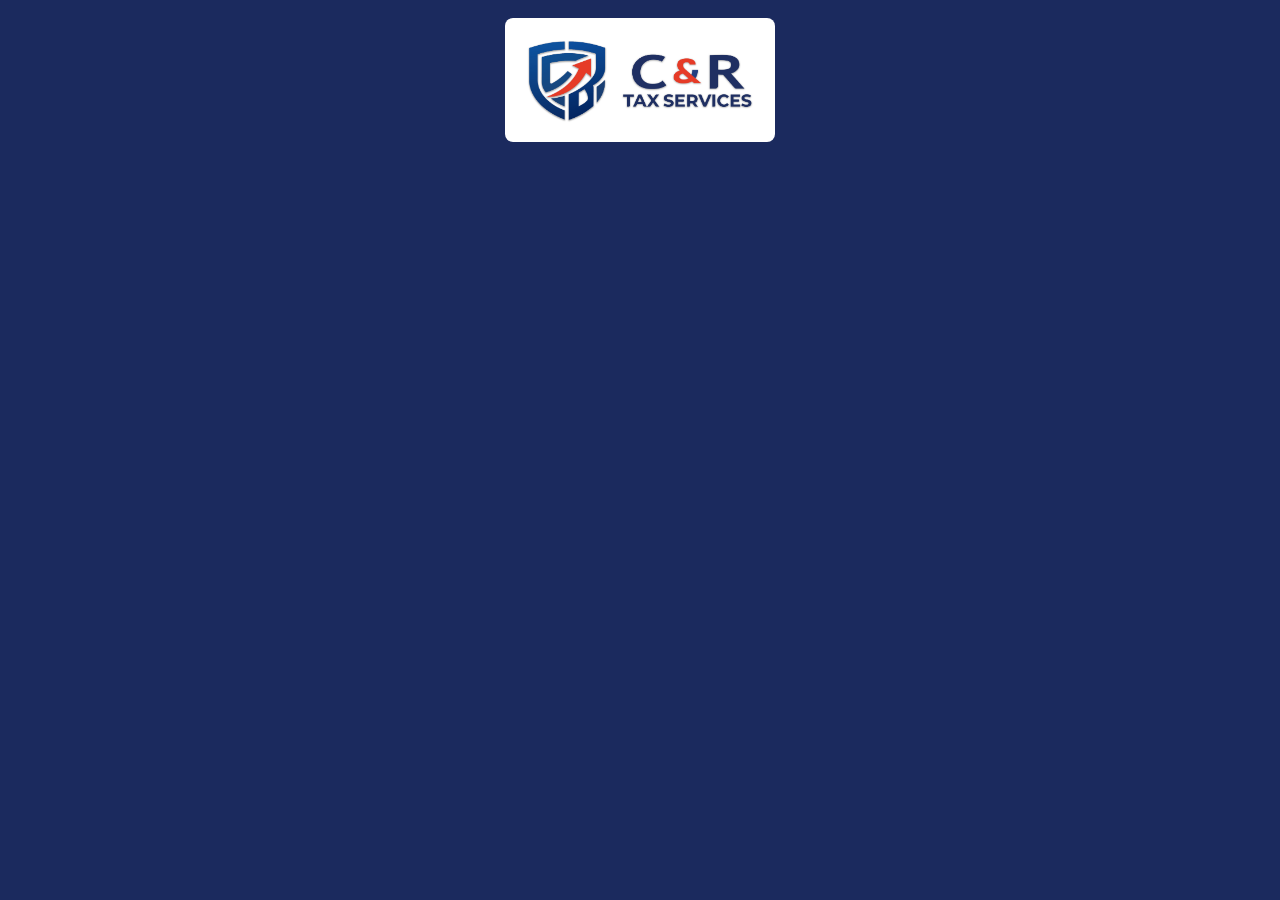
<file: project/guidelines/brand-logo-on-navy.card.html>
<!-- @dsCard group="Brand" viewport="700x160" name="Logo on Navy" subtitle="Contrast check on the primary brand color" -->
<!DOCTYPE html>
<html>
<head>
<link rel="stylesheet" href="../styles.css">
<style>body{margin:0;display:flex;align-items:center;justify-content:center;height:160px;background:var(--color-navy);}
img{max-width:70%;max-height:60%;background:#fff;padding:14px;border-radius:8px;}
</style>
</head>
<body>
<img src="../assets/logo/crts-logo-full.jpg" alt="C&R Tax Services logo on navy">
</body>
</html>
</file>
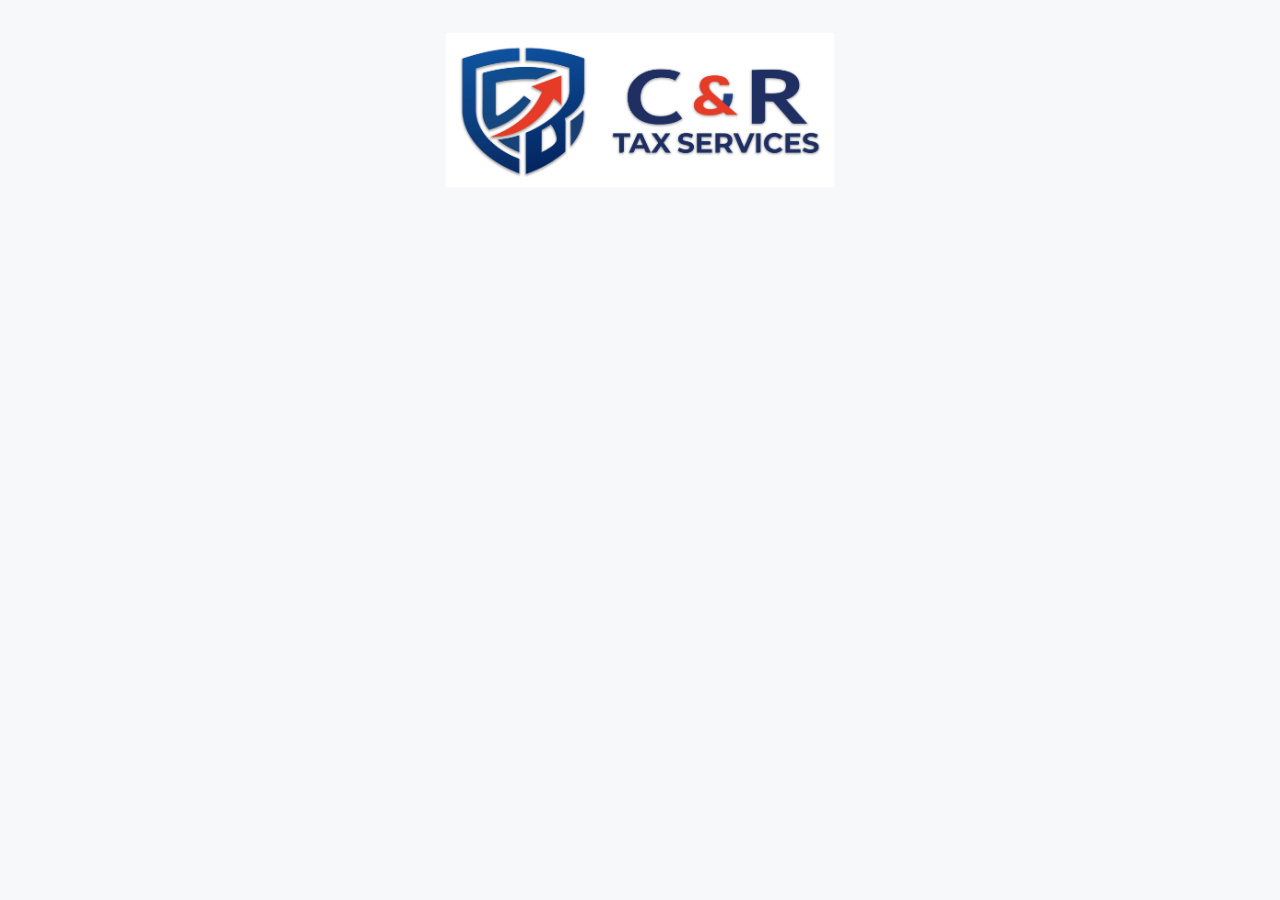
<file: project/guidelines/brand-logo.card.html>
<!-- @dsCard group="Brand" viewport="700x220" name="Logo" subtitle="Primary lockup — shield mark + wordmark" -->
<!DOCTYPE html>
<html>
<head>
<link rel="stylesheet" href="../styles.css">
<style>body{margin:0;display:flex;align-items:center;justify-content:center;height:220px;background:var(--surface-page);}
img{max-width:80%;max-height:70%;}
</style>
</head>
<body>
<img src="../assets/logo/crts-logo-full.jpg" alt="C&R Tax Services logo">
</body>
</html>
</file>
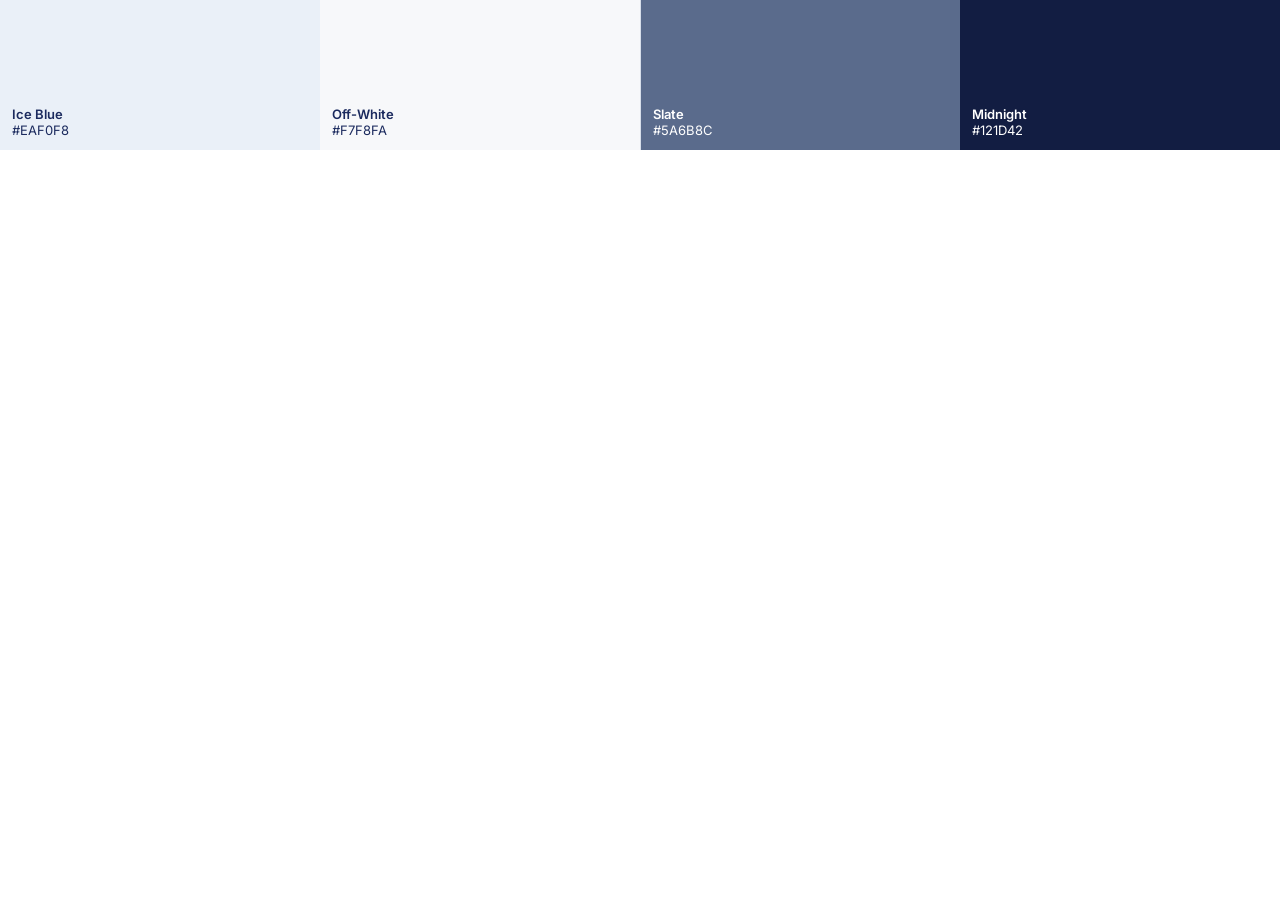
<file: project/guidelines/colors-neutral.card.html>
<!-- @dsCard group="Colors" viewport="700x160" name="Neutrals" subtitle="Ice Blue, Off-White, Slate, Midnight" -->
<!DOCTYPE html>
<html>
<head>
<link rel="stylesheet" href="../styles.css">
<style>
  body{margin:0;font-family:var(--font-body);}
  .row{display:flex;height:150px;}
  .sw{flex:1;display:flex;flex-direction:column;justify-content:flex-end;padding:12px;font-size:13px;}
  .sw .name{font-weight:600;}
</style>
</head>
<body>
<div class="row">
  <div class="sw" style="background:var(--color-ice-blue); color:var(--color-navy);">
    <span class="name">Ice Blue</span><span>#EAF0F8</span>
  </div>
  <div class="sw" style="background:var(--color-off-white); color:var(--color-navy); border-right:1px solid var(--border-subtle);">
    <span class="name">Off-White</span><span>#F7F8FA</span>
  </div>
  <div class="sw" style="background:var(--color-slate); color:#fff;">
    <span class="name">Slate</span><span>#5A6B8C</span>
  </div>
  <div class="sw" style="background:var(--color-midnight); color:#fff;">
    <span class="name">Midnight</span><span>#121D42</span>
  </div>
</div>
</body>
</html>
</file>
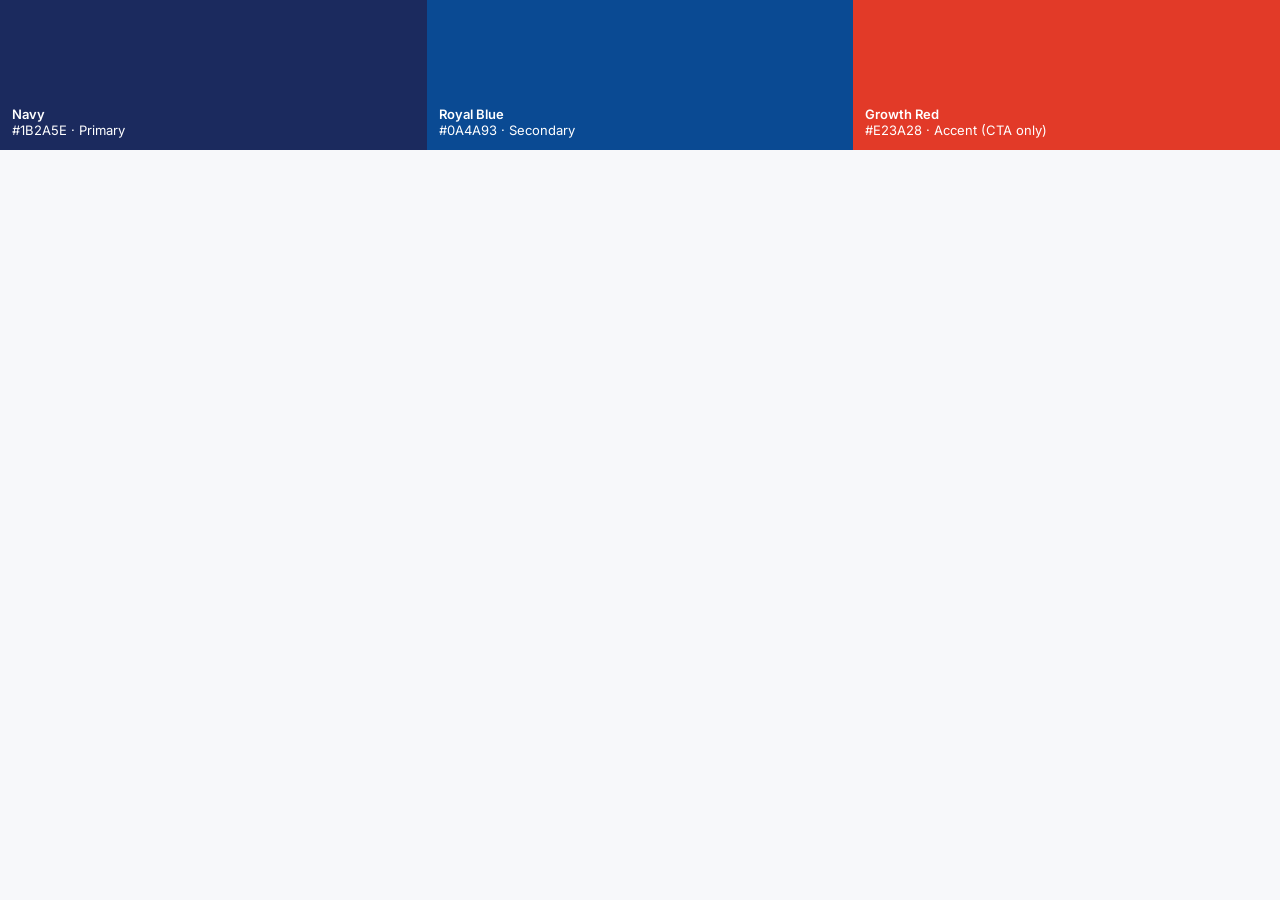
<file: project/guidelines/colors-primary.card.html>
<!-- @dsCard group="Colors" viewport="700x160" name="Primary & Accent" subtitle="Navy (primary), Royal Blue (secondary), Growth Red (CTA-only accent)" -->
<!DOCTYPE html>
<html>
<head>
<link rel="stylesheet" href="../styles.css">
<style>
  body{margin:0;font-family:var(--font-body);background:var(--surface-page);}
  .row{display:flex;height:150px;}
  .sw{flex:1;display:flex;flex-direction:column;justify-content:flex-end;padding:12px;color:#fff;font-size:13px;}
  .sw span{display:block;}
  .sw .name{font-weight:600;}
</style>
</head>
<body>
<div class="row">
  <div class="sw" style="background:var(--color-navy);">
    <span class="name">Navy</span><span>#1B2A5E · Primary</span>
  </div>
  <div class="sw" style="background:var(--color-royal-blue);">
    <span class="name">Royal Blue</span><span>#0A4A93 · Secondary</span>
  </div>
  <div class="sw" style="background:var(--color-growth-red);">
    <span class="name">Growth Red</span><span>#E23A28 · Accent (CTA only)</span>
  </div>
</div>
</body>
</html>
</file>
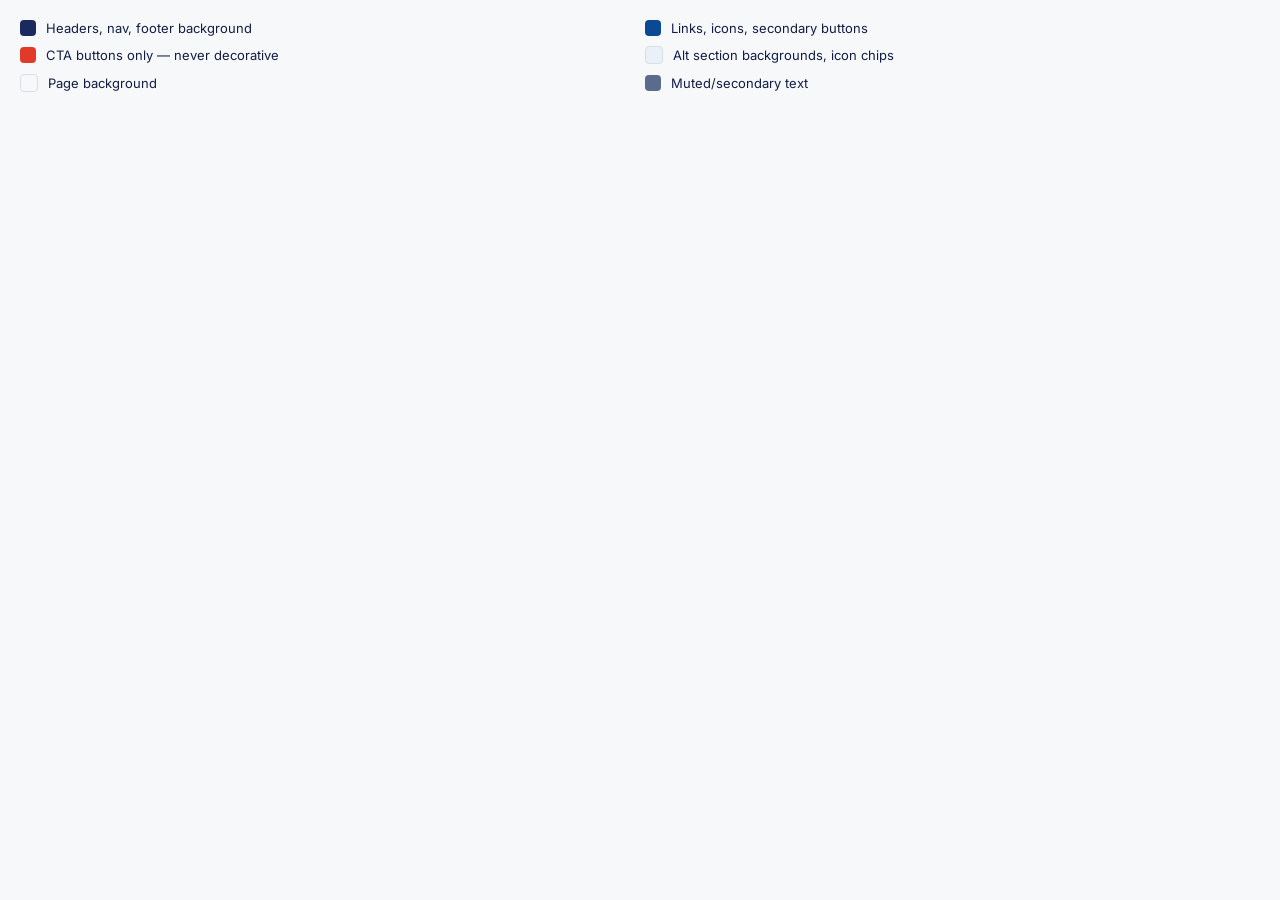
<file: project/guidelines/colors-semantic.card.html>
<!-- @dsCard group="Colors" viewport="700x180" name="Semantic Usage" subtitle="Where each color is used in UI" -->
<!DOCTYPE html>
<html>
<head>
<link rel="stylesheet" href="../styles.css">
<style>
  body{margin:0;font-family:var(--font-body);background:var(--surface-page);padding:20px;box-sizing:border-box;}
  .grid{display:grid;grid-template-columns:1fr 1fr;gap:10px;font-size:13px;color:var(--text-body);}
  .item{display:flex;align-items:center;gap:10px;}
  .dot{width:16px;height:16px;border-radius:4px;flex-shrink:0;}
</style>
</head>
<body>
<div class="grid">
  <div class="item"><div class="dot" style="background:var(--color-navy);"></div>Headers, nav, footer background</div>
  <div class="item"><div class="dot" style="background:var(--color-royal-blue);"></div>Links, icons, secondary buttons</div>
  <div class="item"><div class="dot" style="background:var(--color-growth-red);"></div>CTA buttons only — never decorative</div>
  <div class="item"><div class="dot" style="background:var(--color-ice-blue); border:1px solid var(--border-subtle);"></div>Alt section backgrounds, icon chips</div>
  <div class="item"><div class="dot" style="background:var(--color-off-white); border:1px solid var(--border-subtle);"></div>Page background</div>
  <div class="item"><div class="dot" style="background:var(--color-slate);"></div>Muted/secondary text</div>
</div>
</body>
</html>
</file>
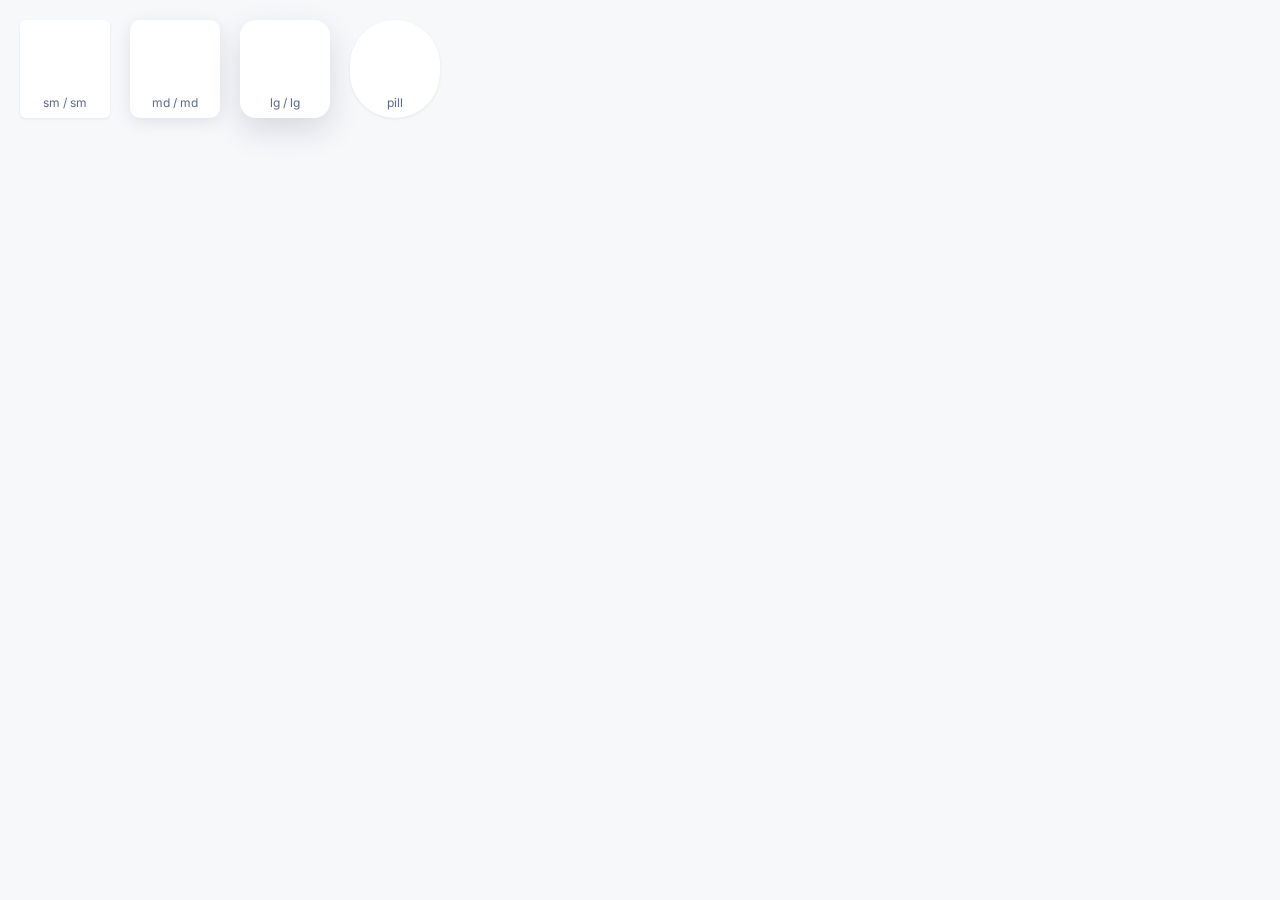
<file: project/guidelines/radius-shadow.card.html>
<!-- @dsCard group="Spacing" viewport="700x180" name="Radius & Shadow" subtitle="Card corners and elevation" -->
<!DOCTYPE html>
<html>
<head>
<link rel="stylesheet" href="../styles.css">
<style>body{margin:0;padding:20px;box-sizing:border-box;background:var(--surface-page);font-family:var(--font-body);font-size:12px;color:var(--text-muted);}
.row{display:flex;gap:20px;}
.box{width:90px;height:90px;background:var(--surface-card);display:flex;align-items:flex-end;justify-content:center;padding-bottom:8px;}
</style>
</head>
<body>
<div class="row">
  <div class="box" style="border-radius:var(--radius-sm); box-shadow:var(--shadow-sm);">sm / sm</div>
  <div class="box" style="border-radius:var(--radius-md); box-shadow:var(--shadow-md);">md / md</div>
  <div class="box" style="border-radius:var(--radius-lg); box-shadow:var(--shadow-lg);">lg / lg</div>
  <div class="box" style="border-radius:var(--radius-pill); box-shadow:var(--shadow-sm);">pill</div>
</div>
</body>
</html>
</file>
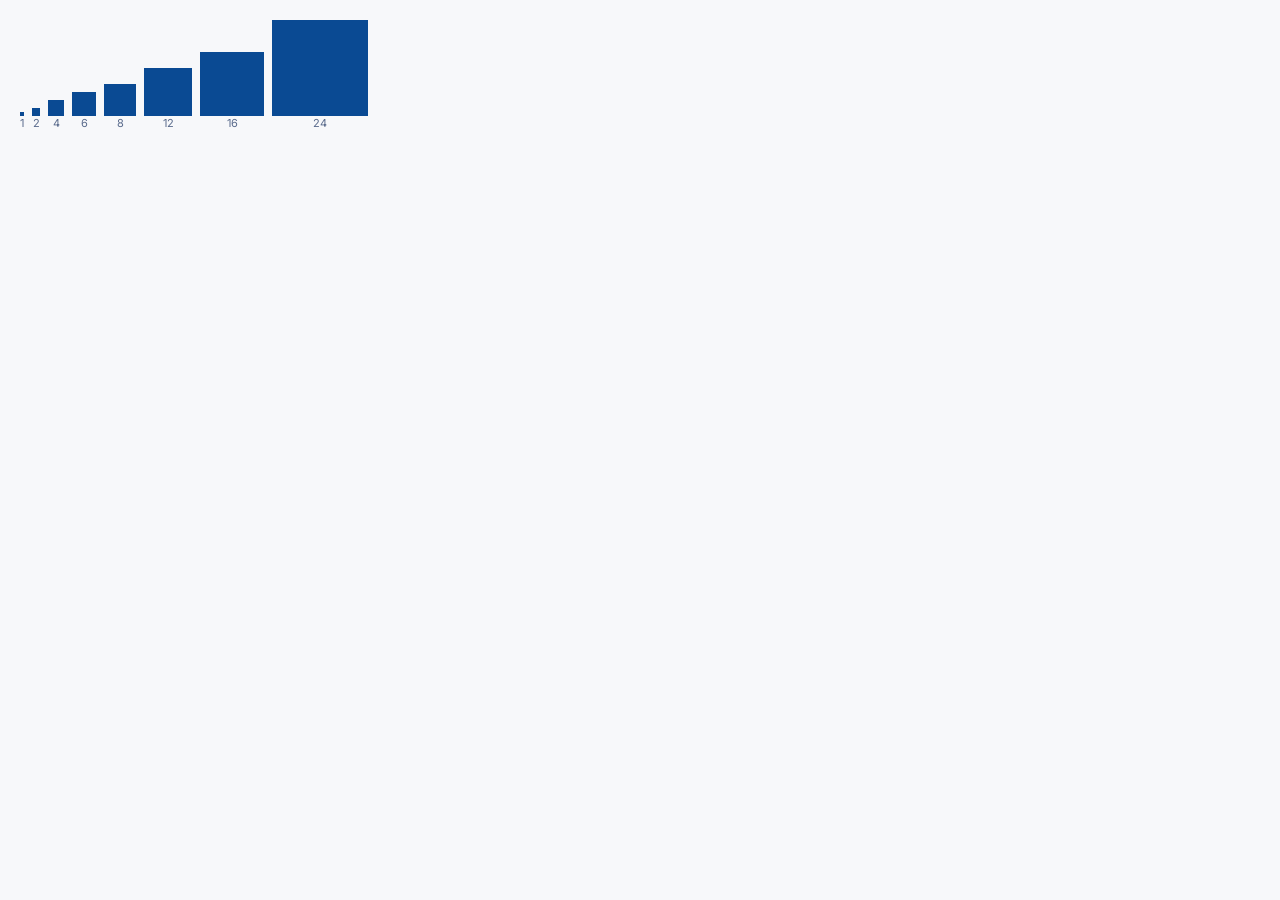
<file: project/guidelines/spacing-scale.card.html>
<!-- @dsCard group="Spacing" viewport="700x160" name="Spacing Scale" subtitle="4px base unit, 4–128px" -->
<!DOCTYPE html>
<html>
<head>
<link rel="stylesheet" href="../styles.css">
<style>body{margin:0;padding:20px;box-sizing:border-box;background:var(--surface-page);font-family:var(--font-body);font-size:11px;color:var(--text-muted);}</style>
</head>
<body>
<div style="display:flex; align-items:flex-end; gap:8px;">
  <div style="text-align:center;"><div style="width:var(--space-1); height:var(--space-1); background:var(--color-royal-blue);"></div>1</div>
  <div style="text-align:center;"><div style="width:var(--space-2); height:var(--space-2); background:var(--color-royal-blue);"></div>2</div>
  <div style="text-align:center;"><div style="width:var(--space-4); height:var(--space-4); background:var(--color-royal-blue);"></div>4</div>
  <div style="text-align:center;"><div style="width:var(--space-6); height:var(--space-6); background:var(--color-royal-blue);"></div>6</div>
  <div style="text-align:center;"><div style="width:var(--space-8); height:var(--space-8); background:var(--color-royal-blue);"></div>8</div>
  <div style="text-align:center;"><div style="width:var(--space-12); height:var(--space-12); background:var(--color-royal-blue);"></div>12</div>
  <div style="text-align:center;"><div style="width:var(--space-16); height:var(--space-16); background:var(--color-royal-blue);"></div>16</div>
  <div style="text-align:center;"><div style="width:var(--space-24); height:var(--space-24); background:var(--color-royal-blue);"></div>24</div>
</div>
</body>
</html>
</file>
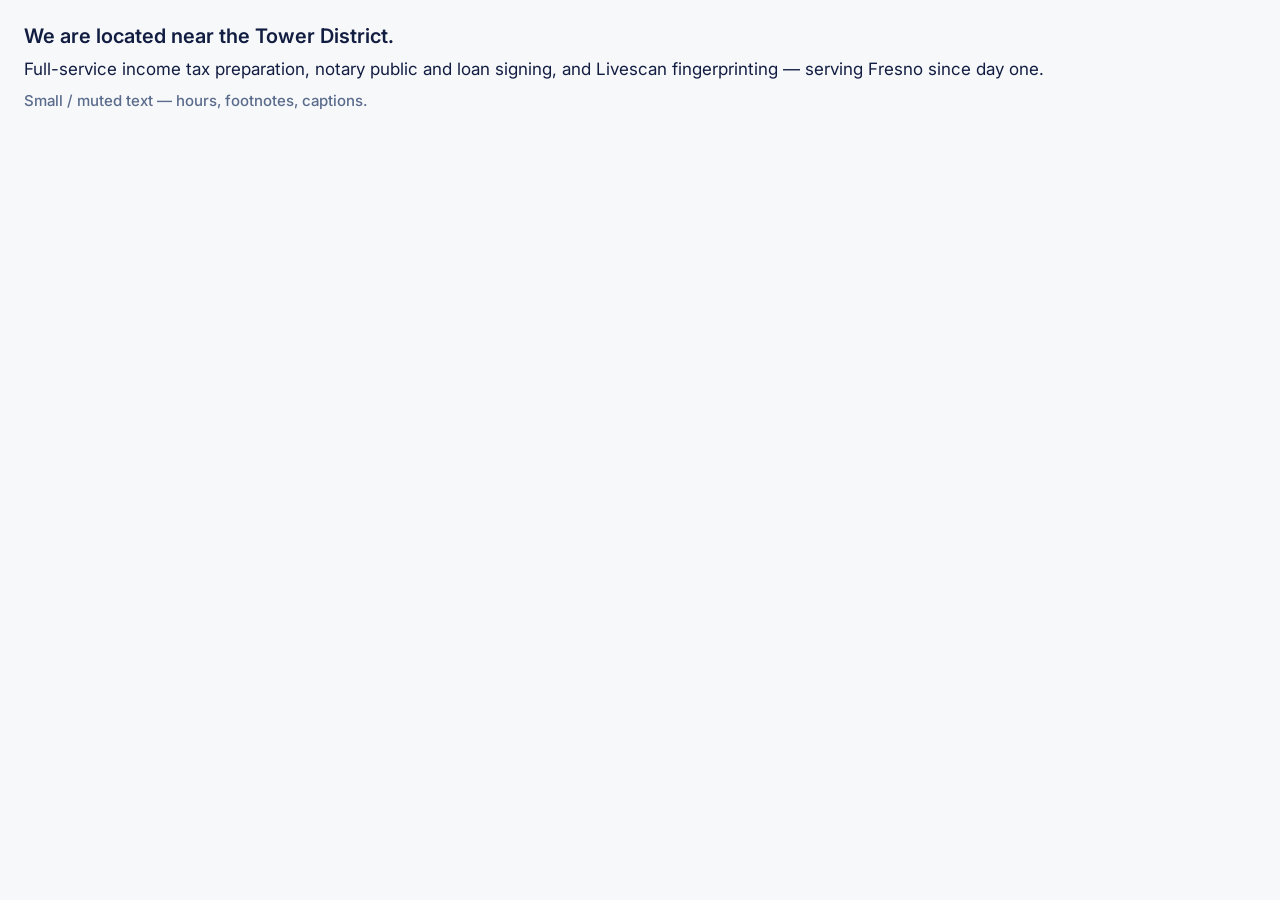
<file: project/guidelines/type-body.card.html>
<!-- @dsCard group="Type" viewport="700x220" name="Body" subtitle="Inter Regular/Medium/Semibold — paragraphs, UI text" -->
<!DOCTYPE html>
<html>
<head>
<link rel="stylesheet" href="../styles.css">
<style>body{margin:0;padding:24px;box-sizing:border-box;background:var(--surface-page);font-family:var(--font-body);color:var(--text-body);}</style>
</head>
<body>
<p style="font-size:var(--text-lg); font-weight:var(--weight-semibold); margin:0 0 8px;">We are located near the Tower District.</p>
<p style="font-size:var(--text-base); font-weight:var(--weight-regular); line-height:var(--leading-normal); margin:0 0 8px; color:var(--text-body);">Full-service income tax preparation, notary public and loan signing, and Livescan fingerprinting — serving Fresno since day one.</p>
<p style="font-size:var(--text-sm); font-weight:var(--weight-medium); margin:0; color:var(--text-muted);">Small / muted text — hours, footnotes, captions.</p>
</body>
</html>
</file>
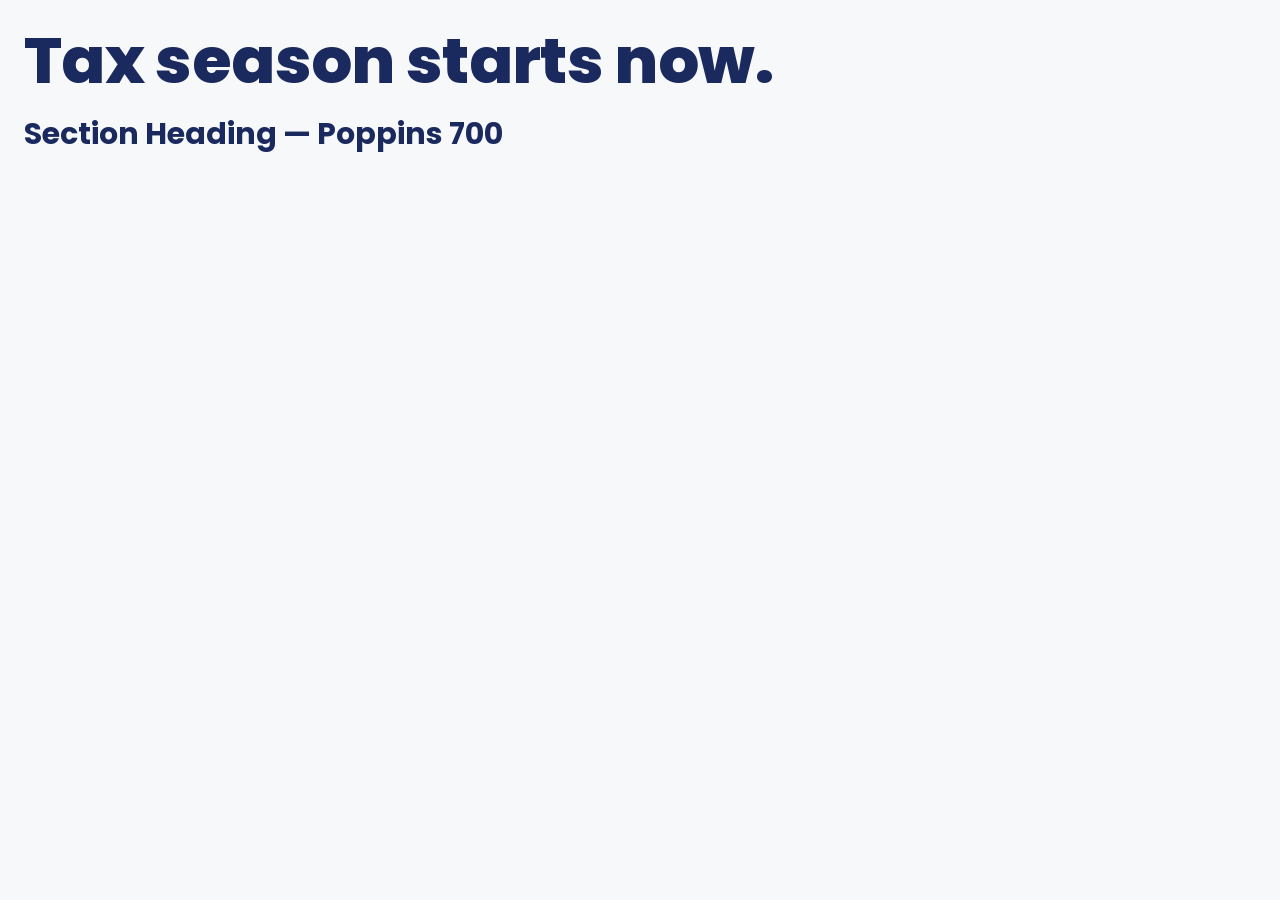
<file: project/guidelines/type-heading.card.html>
<!-- @dsCard group="Type" viewport="700x220" name="Display / Heading" subtitle="Poppins Bold/ExtraBold — headlines, section titles" -->
<!DOCTYPE html>
<html>
<head>
<link rel="stylesheet" href="../styles.css">
<style>body{margin:0;padding:24px;box-sizing:border-box;background:var(--surface-page);font-family:var(--font-heading);color:var(--text-heading);}</style>
</head>
<body>
<div style="font-size:var(--text-5xl); font-weight:var(--weight-extrabold); line-height:var(--leading-tight); letter-spacing:var(--tracking-tight);">Tax season starts now.</div>
<div style="font-size:var(--text-2xl); font-weight:var(--weight-bold); margin-top:14px;">Section Heading — Poppins 700</div>
</body>
</html>
</file>
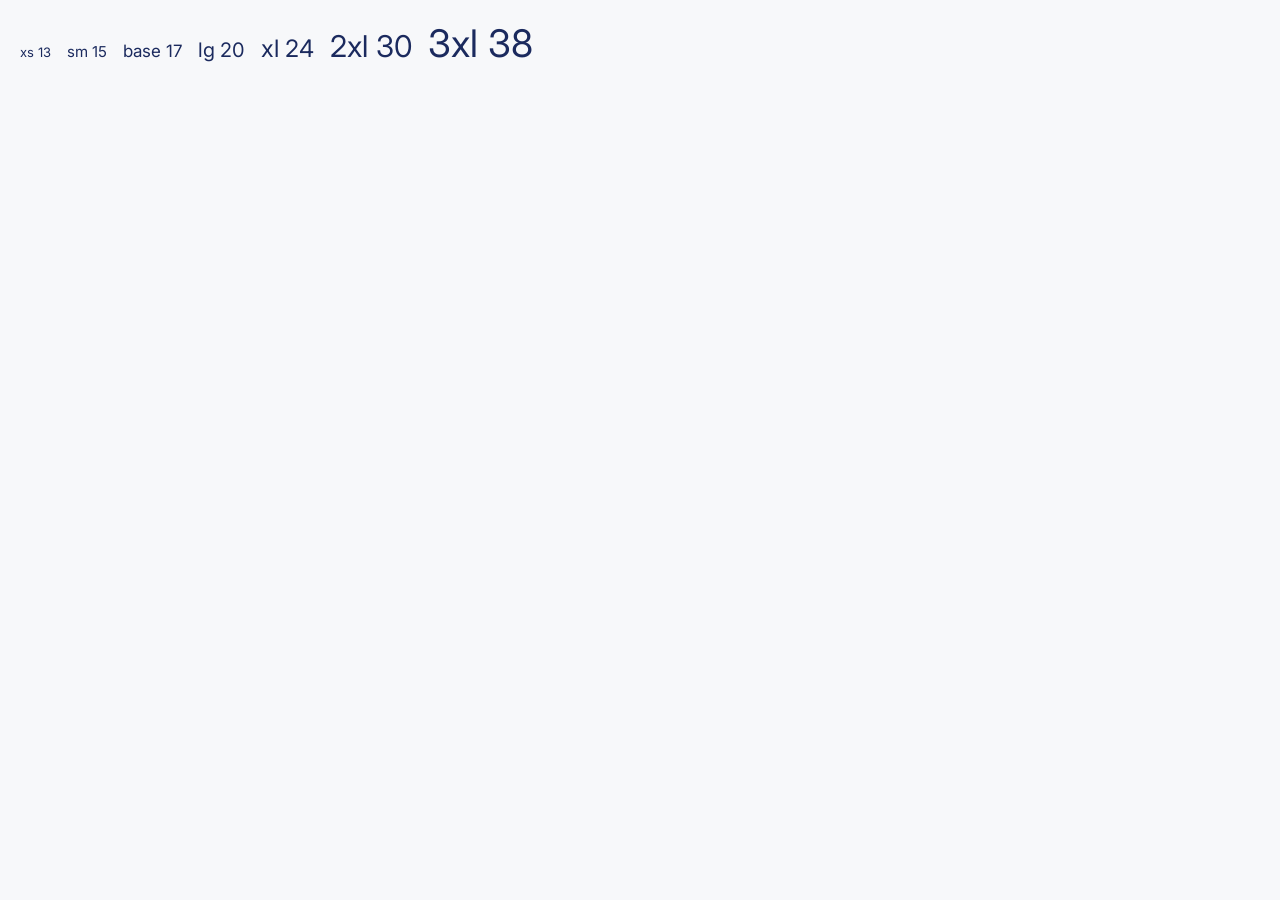
<file: project/guidelines/type-scale.card.html>
<!-- @dsCard group="Type" viewport="700x160" name="Type Scale" subtitle="xs → 5xl, tokenized" -->
<!DOCTYPE html>
<html>
<head>
<link rel="stylesheet" href="../styles.css">
<style>body{margin:0;padding:20px;box-sizing:border-box;background:var(--surface-page);font-family:var(--font-body);}</style>
</head>
<body>
<div style="display:flex; align-items:baseline; gap:16px; flex-wrap:wrap; color:var(--text-heading);">
  <span style="font-size:var(--text-xs);">xs 13</span>
  <span style="font-size:var(--text-sm);">sm 15</span>
  <span style="font-size:var(--text-base);">base 17</span>
  <span style="font-size:var(--text-lg);">lg 20</span>
  <span style="font-size:var(--text-xl);">xl 24</span>
  <span style="font-size:var(--text-2xl);">2xl 30</span>
  <span style="font-size:var(--text-3xl);">3xl 38</span>
</div>
</body>
</html>
</file>
<file: project/styles.css>
@import url('./tokens/fonts.css');
@import url('./tokens/colors.css');
@import url('./tokens/typography.css');
@import url('./tokens/spacing.css');
</file>
